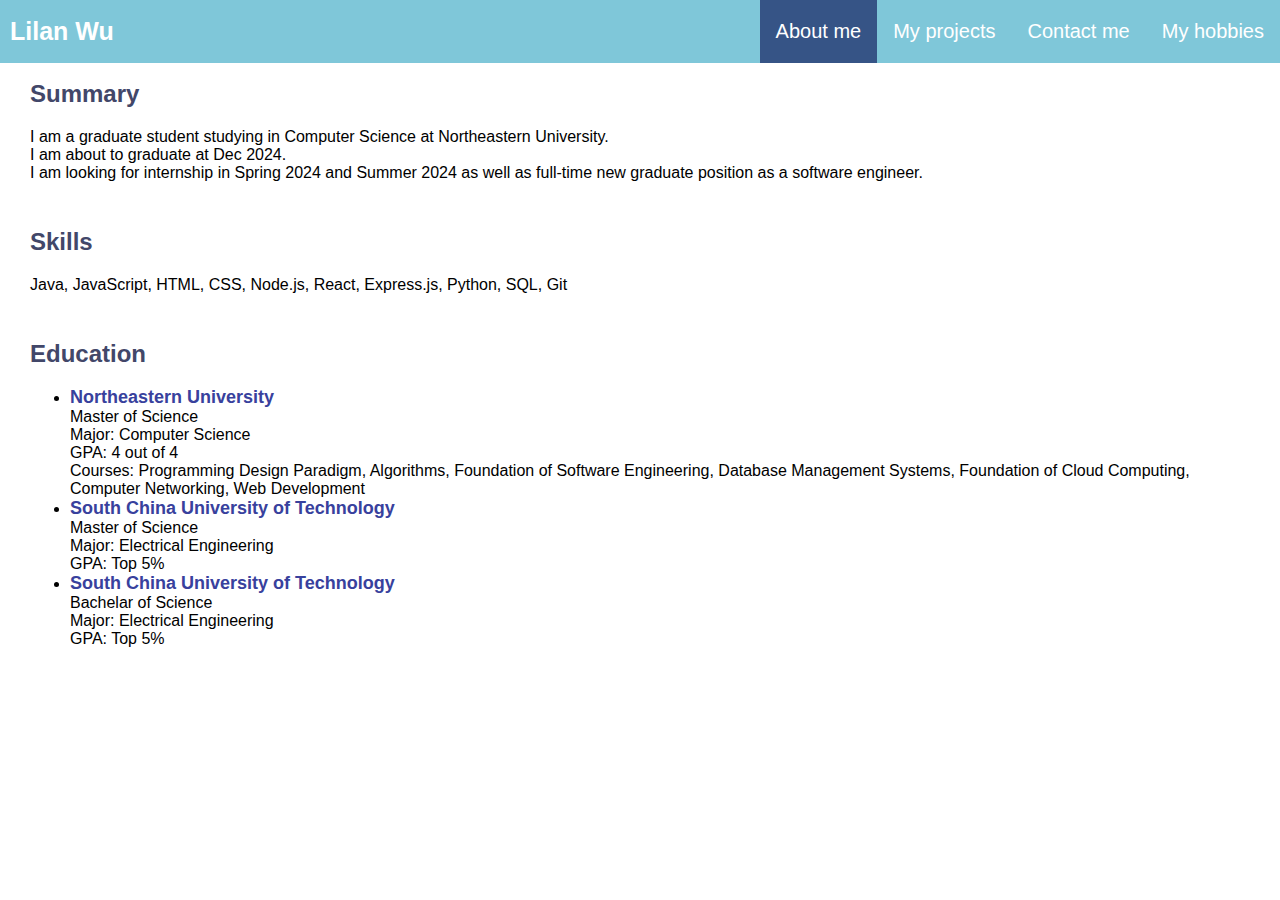
<file: index.html>
<!DOCTYPE html>
<html lang="en">

<head>
    <meta charset="UTF-8">
    <meta http-equiv="X-UA-Compatible" content="IE=edge">
    <meta name="viewport" content="width=device-width, initial-scale=1.0">
    <link rel="stylesheet" href="./style.css" />
    <title>Document</title>
</head>

<body>
    <div class="topping">
        <div><h1>Lilan Wu</h1></div>
        <div class="navbar">
            <a id="cur" href="./index.html">About me</a>
            <a href="./public/projects/projects.html">My projects</a>
            <a href="./public/contact/contact.html">Contact me</a>
            <a href="./public/hobby/hobby.html">My hobbies</a>
        </div>
    </div>
    <div class="main-page-container">
        <div class="main-page-box">
            <h2>Summary</h2>
            <p>I am a graduate student studying in Computer Science at Northeastern University.<br />
                I am about to graduate at Dec 2024. <br />
                I am looking for internship in Spring 2024 and Summer 2024 as well as full-time new graduate position as
                a software engineer.
            </p>
            
        </div>
        
        <div class="main-page-box">
            <h2>Skills</h2>
            <p>Java, JavaScript, HTML, CSS, Node.js, React, Express.js, Python, SQL, Git</p>
        </div>
        
        <div class="main-page-box">
            <h2>Education</h2>
            <ul>
                <li>
                    <span class="school"><b>Northeastern University</b></span> <br />
                    Master of Science<br />
                    Major: Computer Science<br />
                    GPA: 4 out of 4<br />
                    Courses: Programming Design Paradigm, Algorithms, Foundation of Software Engineering, Database
                    Management Systems, Foundation of Cloud Computing, Computer Networking, Web Development
                    
                </li>
                <li>
                    <span class="school"><b>South China University of Technology</b></span> <br />
                    Master of Science<br />
                    Major: Electrical Engineering<br />
                    GPA: Top 5%<br />
                </li>
                <li>
                    <span class="school"><b>South China University of Technology</b></span> <br />
                    Bachelar of Science<br />
                    Major: Electrical Engineering<br />
                    GPA: Top 5%<br />
                </li>

            </ul>

        </div>
    </div>


</body>

</html>
</file>
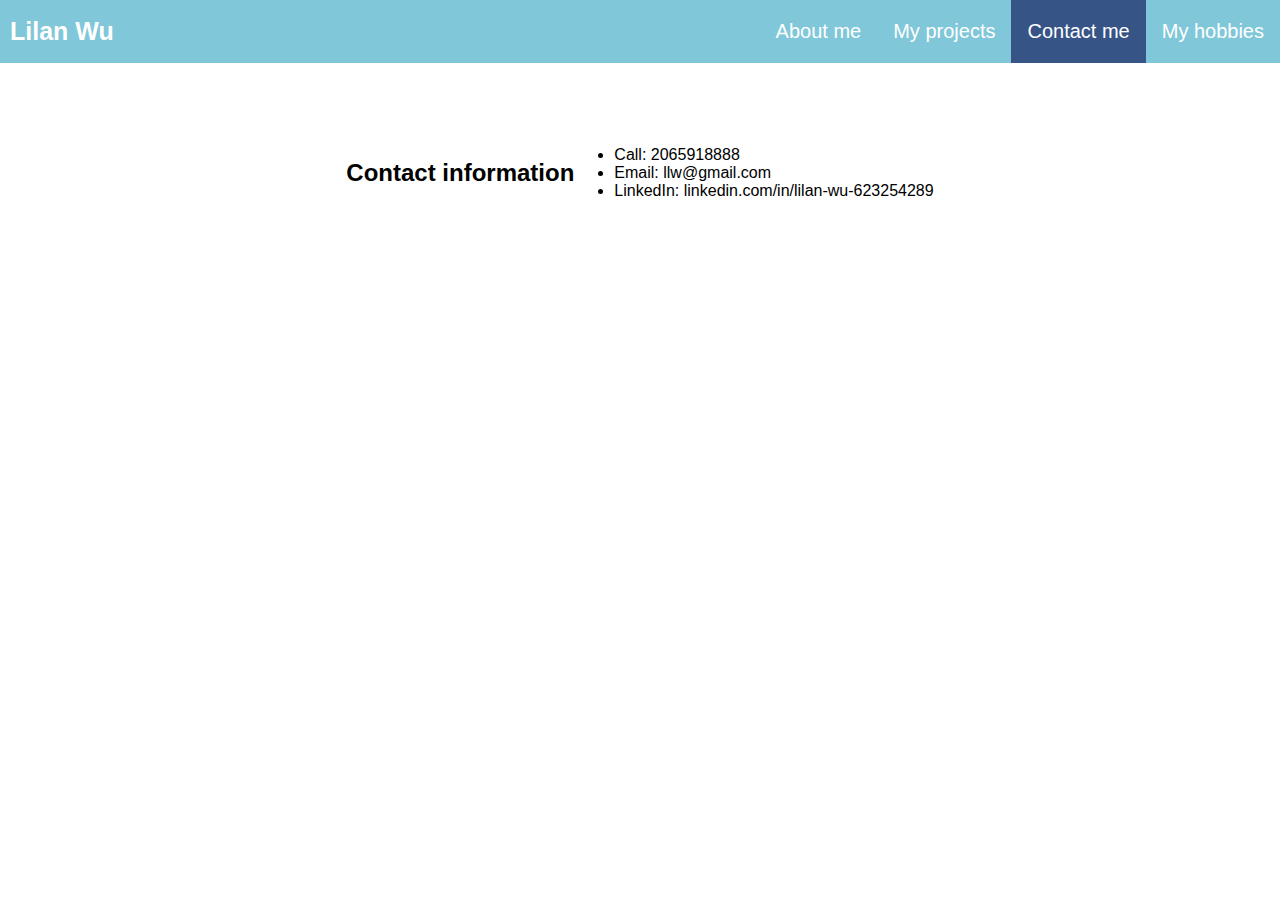
<file: public/contact/contact.html>
<!DOCTYPE html>
<html lang="en">
<head>
    <meta charset="UTF-8">
    <meta http-equiv="X-UA-Compatible" content="IE=edge">
    <meta name="viewport" content="width=device-width, initial-scale=1.0">
    <link rel="stylesheet" href="../../style.css" />
    <link rel="stylesheet" href="./contactStyle.css" />
    <title>Contact</title>
</head>
<body>
    <div class="topping">
        <div>
            <h1>Lilan Wu</h1>
        </div>
        <div class="navbar">
            <a href="../../index.html">About me</a>
            <a href="../projects/projects.html">My projects</a>
            <a id="cur" href="./contact.html">Contact me</a>
            <a href="../hobby/hobby.html">My hobbies</a>
        </div>
    </div>
    <div class="one-box-container">
        <h2>Contact information</h2>
        <ul>
            <li>Call: 2065918888</li>
            <li>Email: llw@gmail.com</li>
            <li>LinkedIn: linkedin.com/in/lilan-wu-623254289</li>
        </ul>
    </div>
    
</body>
</html>
</file>
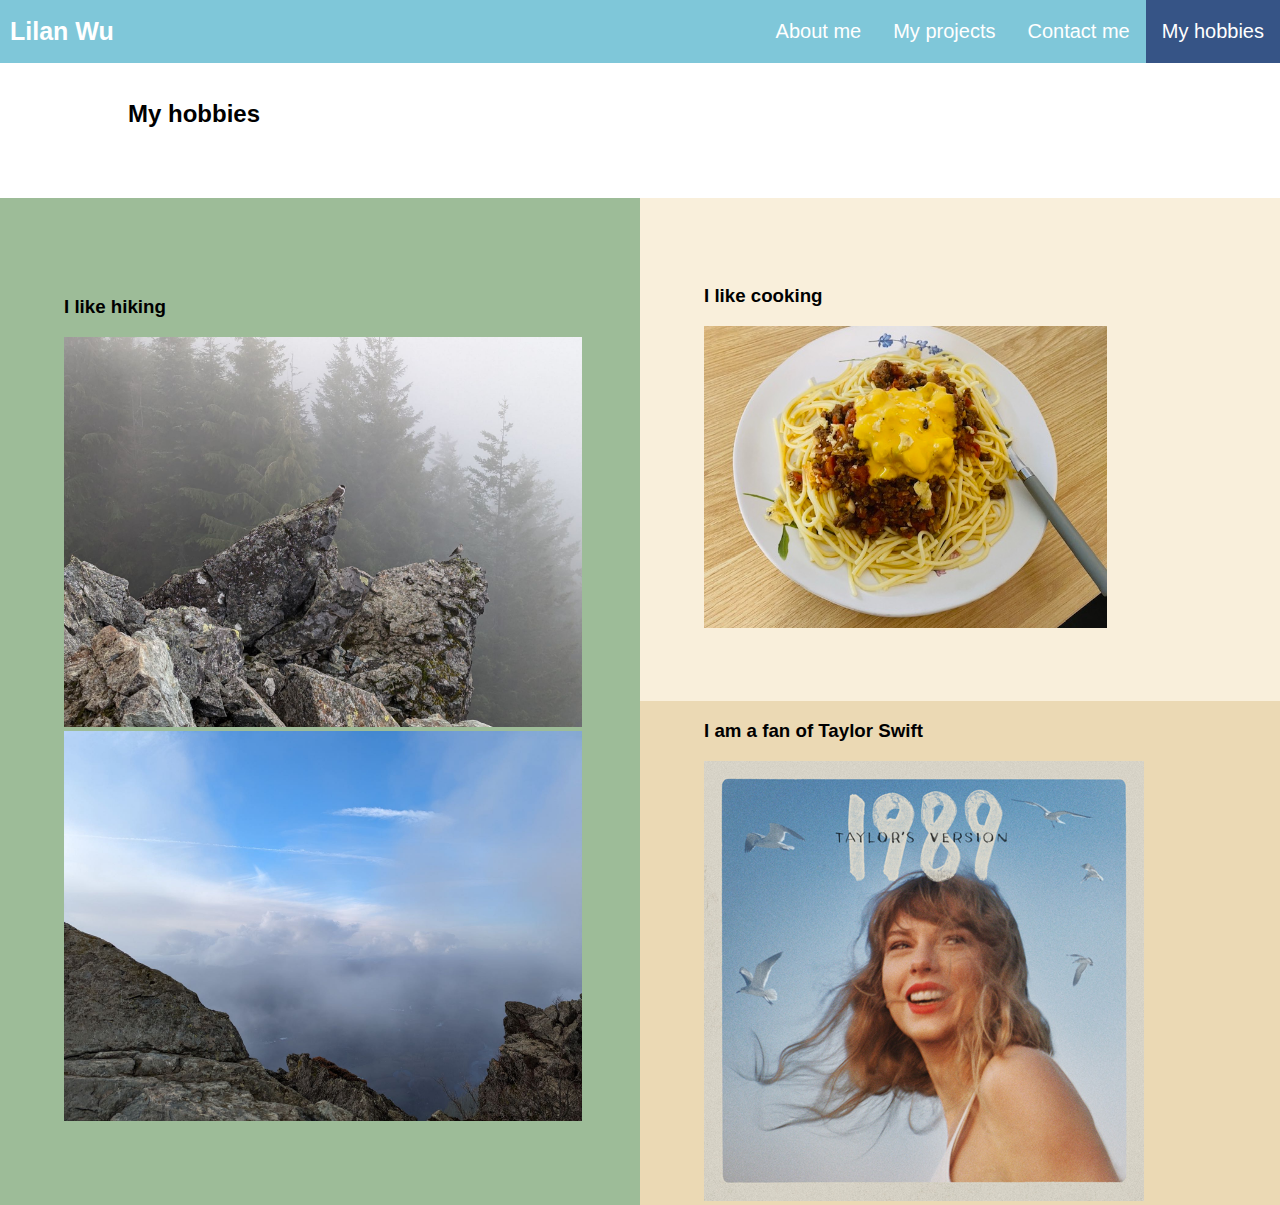
<file: public/hobby/hobby.html>
<!DOCTYPE html>
<html lang="en">
<head>
    <meta charset="UTF-8">
    <meta http-equiv="X-UA-Compatible" content="IE=edge">
    <meta name="viewport" content="width=device-width, initial-scale=1.0">
    <link rel="stylesheet" href="../../style.css" />
    <link rel="stylesheet" href="./hobbyStyle.css" />
    <title>My hobby</title>
</head>
<body>
    <div class="topping">
        <div>
            <h1>Lilan Wu</h1>
        </div>
        <div class="navbar">
            <a href="../../index.html">About me</a>
            <a href="../projects/projects.html">My projects</a>
            <a href="../contact/contact.html">Contact me</a>
            <a id="cur" href="./hobby.html">My hobbies</a>
        </div>
    </div>


    <div class="hobby-container">
        <div class="hobby-header hobby-box">
            <h2>My hobbies</h2>
        </div>
        <div class="box1 hobby-box">
            
            <div>
                <h3>I like hiking</h3>
                <img src="../../assets/hiking1.JPG" alt="hiking image1">
                <img src="../../assets/hiking2.jpg" alt="hiking image2">
            </div>
        </div>
        <div class="box2 hobby-box">
            
            <div><h3>I like cooking</h3><img src="../../assets/cooking.JPG" alt="cooking image" ></div>
        </div>
        <div class="box3 hobby-box">
            
            <div><h3>I am a fan of Taylor Swift</h3><a href="https://www.taylorswift.com/"><img src="../../assets/taylor.jpeg" alt="taylor img"></a></div>
        </div>
    </div>

    
</body>
</html>
</file>
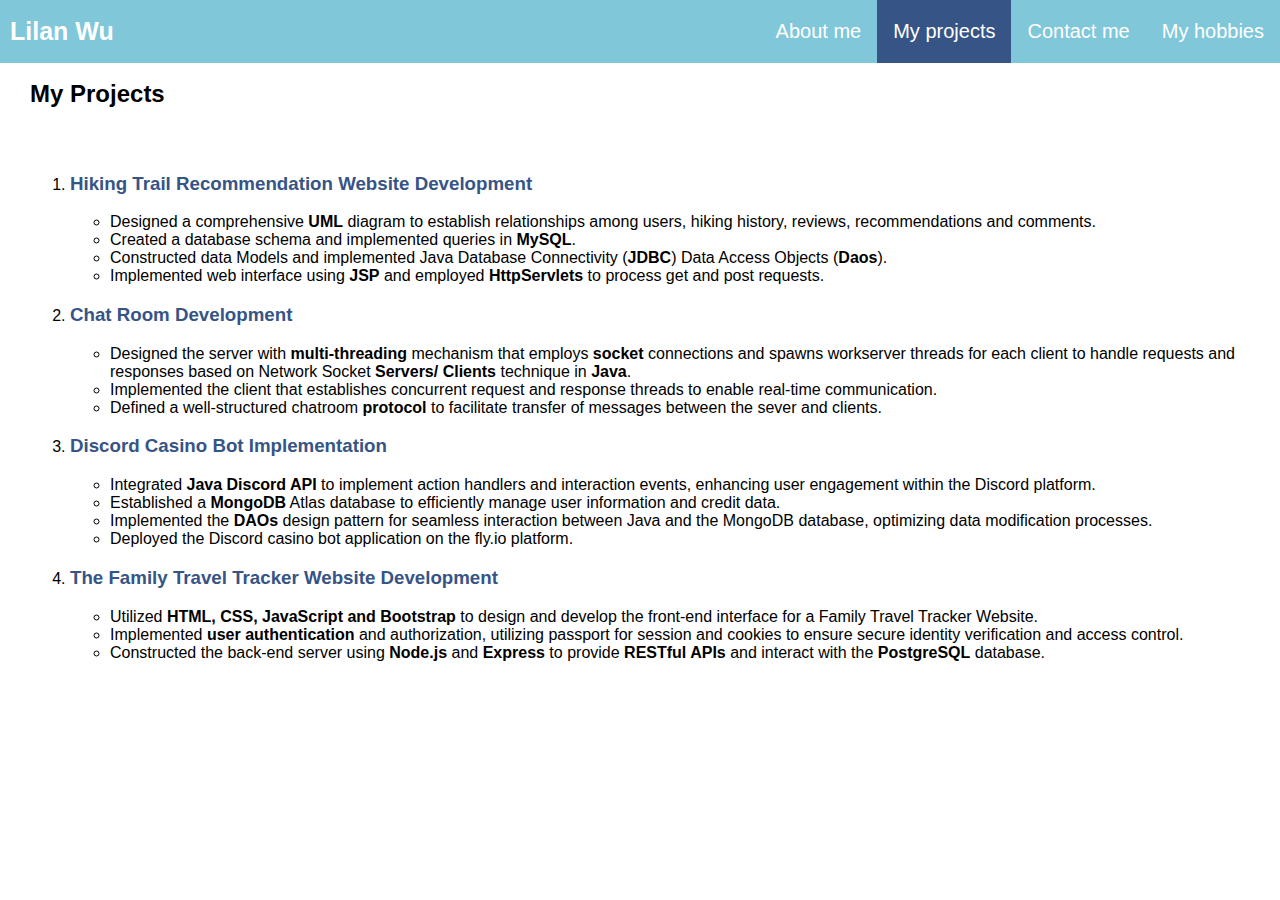
<file: public/projects/projects.html>
<!DOCTYPE html>
<html lang="en">

<head>
    <meta charset="UTF-8">
    <meta http-equiv="X-UA-Compatible" content="IE=edge">
    <meta name="viewport" content="width=device-width, initial-scale=1.0">
    <link rel="stylesheet" href="../../style.css" />
    <link rel="stylesheet" href="./projectStyle.css" />
    <title>My projects</title>
</head>

<body>
    <div class="topping">
        <div>
            <h1>Lilan Wu</h1>
        </div>
        <div class="navbar">
            <a href="../../index.html">About me</a>
            <a id="cur" href="./projects.html">My projects</a>
            <a href="../contact/contact.html">Contact me</a>
            <a href="../hobby/hobby.html">My hobbies</a>
        </div>
    </div>

    <div class="main-page-container">
        <h2>My Projects</h2>
        <ol>
            <li>
                <h3 class="project-name">Hiking Trail Recommendation Website Development</h3>
                <ul>
                    <li>Designed a comprehensive <b>UML</b> diagram to establish relationships among users, hiking
                        history, reviews, recommendations and comments.</li>
                    <li>Created a database schema and implemented queries in <b>MySQL</b>.</li>
                    <li>Constructed data Models and implemented Java Database Connectivity (<b>JDBC</b>) Data Access
                        Objects (<b>Daos</b>).</li>
                    <li>Implemented web interface using <b>JSP</b> and employed <b>HttpServlets</b> to process get and
                        post requests.</li>
                </ul>
            </li>
            <li>
                <h3 class="project-name">Chat Room Development</h3>
                <ul>
                    <li>Designed the server with <b>multi-threading</b> mechanism that employs <b>socket</b> connections
                        and spawns workserver threads for each client to handle requests and responses based on Network
                        Socket <b>Servers/ Clients</b> technique in <b>Java</b>.</li>
                    <li>Implemented the client that establishes concurrent request and response threads to enable
                        real-time communication.</li>
                    <li>Defined a well-structured chatroom <b>protocol</b> to facilitate transfer of messages between
                        the sever and clients.</li>
                </ul>
            </li>
            <li>
                <h3 class="project-name">Discord Casino Bot Implementation</h3>
                <ul>
                    <li>Integrated <b>Java Discord API</b> to implement action handlers and interaction events,
                        enhancing user engagement within the Discord platform.</li>
                    <li>Established a <b>MongoDB</b> Atlas database to efficiently manage user information and credit
                        data.</li>
                    <li>Implemented the <b>DAOs</b> design pattern for seamless interaction between Java and the MongoDB
                        database, optimizing data modification processes.</li>
                    <li>Deployed the Discord casino bot application on the fly.io platform.</li>
                </ul>
            </li>
            <li>
                <h3 class="project-name">The Family Travel Tracker Website Development</h3>
                <ul>
                    <li>Utilized <b>HTML, CSS, JavaScript and Bootstrap</b> to design and develop the front-end
                        interface for a Family Travel Tracker Website.</li>
                    <li>Implemented <b>user authentication</b> and authorization, utilizing passport for session and
                        cookies to ensure secure identity verification and access control.</li>
                    <li>Constructed the back-end server using <b>Node.js</b> and <b>Express</b> to provide <b>RESTful
                            APIs</b> and interact with the <b>PostgreSQL</b> database.</li>
                </ul>
            </li>

        </ol>
    </div>



</body>

</html>
</file>
<file: style.css>
body {
    margin: 0;
    font-family: 'Arial', sans-serif;
}
.topping {
    position: fixed;
    top: 0;
    left: 0;
    width: 100%;
    background-color: #7FC7D9;
    display: flex;
    justify-content: space-between;
}
  

h1 {
    font-size: 25px;
    color: white;
    margin-left: 10px;
}
.navbar a {
    float: left;
    display: block;
    color: white;
    text-align: center;
    padding: 20px 16px;
    text-decoration: none;
    font-size: 20px;
    transition: 500ms;
}

#cur {
    background-color: #365486;
}
  
.navbar a:hover {
    color: black;
}

.school {
    color: #38419D;
    font-weight: 400;
    font-size: 18px;
}

.main-page-container {
    display: flex;
    justify-content:center;
    align-items:flex-start;
    flex-direction: column;
    padding: 30px 30px;
    gap: 10px;
    margin-top: 30px;
    
}

@media (max-width: 700px) {
    h1 {
        font-size: 15px;
    }

    .navbar a {
        font-size: 11px;
        padding: 15px 16px;
    }

}

.main-page-box > h2:first-child {
    color: #424769;;
}
</file>
<file: public/contact/contactStyle.css>
.one-box-container {
    padding: 100px;
    display: flex;
    justify-content: center;
    align-items: center;
    margin-top: 30px;
}
</file>
<file: public/hobby/hobbyStyle.css>
.hobby-container {
    width: 100%;
    height: 100%;
    display: grid;
    grid-template-columns: repeat(2, 1fr);
    grid-template-rows: repeat(7, 1fr);
    margin-top: 30px;

}

.hobby-header {
    grid-row: 1; 
    grid-column: 1 / 3;

}

.hobby-box {
    display: flex;
    justify-content:center;
    align-items: flex-start;
    flex-direction: column;
    padding-left: 10%;
    
} 

.box1 {
    grid-row: 2 / 8; 
    grid-column: 1 / 2;
    background-color: #9DBC98;
}


.box2 {
    grid-row: 2 / 5; 
    grid-column: 2 / 3;
    background-color: #F9EFDB;

}

.box3 {
    grid-row: 5 / 8; 
    grid-column: 2 / 3;
    background-color: #EBD9B4;
}
.box1 img {
    width: 90%;
    height: auto;
}
.box2 img {
    width: 70%;
    height: auto;
}

.box3 img {
    width: 100%;
    height: auto;
}
</file>
<file: public/projects/projectStyle.css>
.project-name {
    color: #365486;
}
</file>
